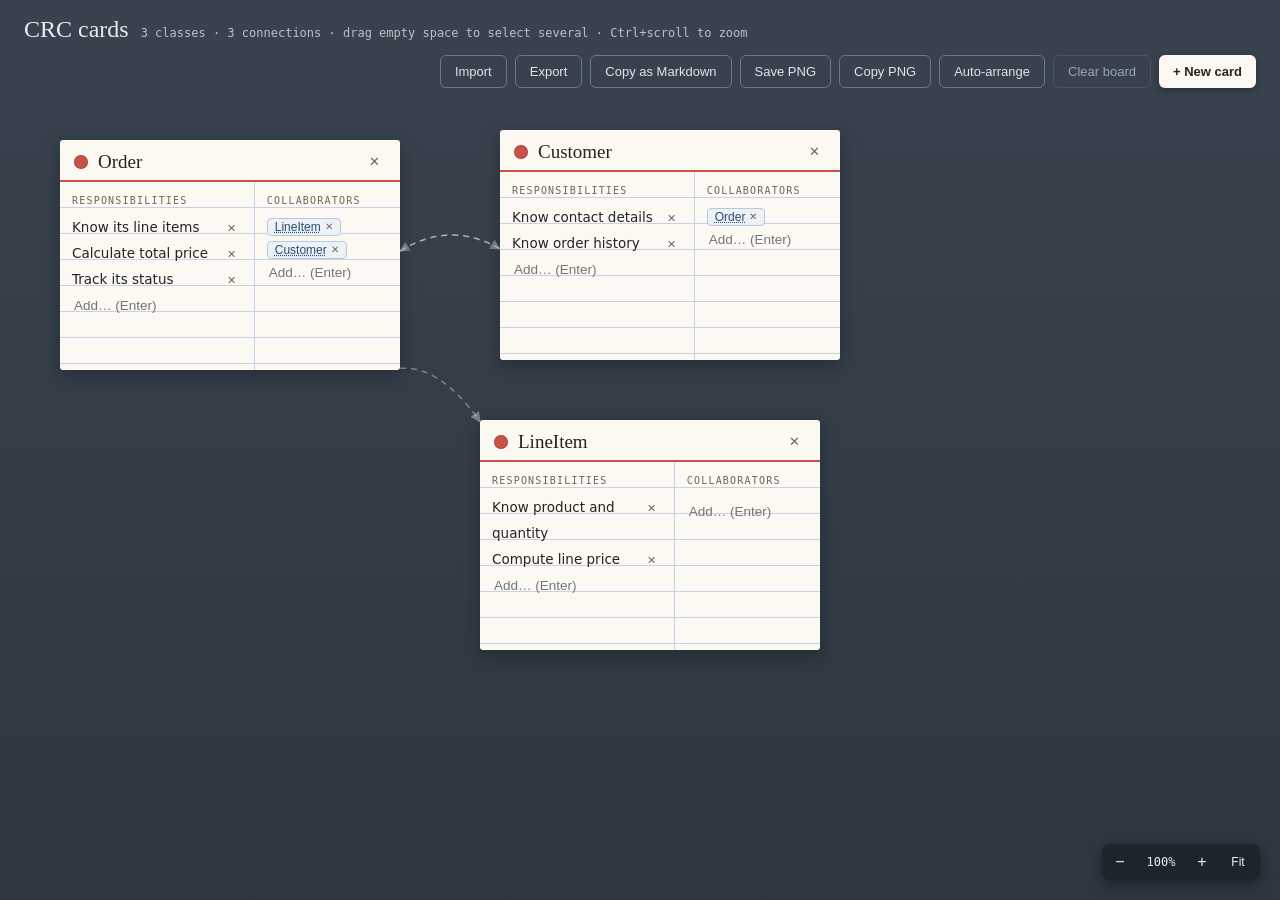
<file: public/crc-card-board.html>
<!DOCTYPE html>
<html lang="en">
<head>
<meta charset="UTF-8">
<meta name="viewport" content="width=device-width, initial-scale=1.0">
<title>CRC Cards — offline board</title>
<!-- Classification: internal · GWF Tier 0 personal prototype · runs fully offline, data stays in this browser -->
<style>
  :root {
    --desk:#39424E; --desk-edge:#2E3640; --card:#FBF9F2; --shadow:rgba(15,20,26,.35);
    --rule:#C3D3E4; --red:#CC5148; --ink:#26241F; --ink-soft:#6B675C;
    --chip-bg:#EDF2F7; --chip-bd:#B9C9DB; --btn:#2B4A73;
    --line:rgba(233,238,244,.4); --line-hot:#CC5148;
  }
  * { box-sizing:border-box; }
  html,body { margin:0; height:100%; }
  body {
    display:flex; flex-direction:column;
    background:linear-gradient(180deg,var(--desk),var(--desk-edge));
    font-family:system-ui,-apple-system,"Segoe UI",sans-serif; color:var(--ink);
    overflow:hidden;
  }
  header { display:flex; flex-wrap:wrap; align-items:baseline; gap:12px; padding:16px 24px 12px; color:#E8ECF1; flex-shrink:0; }
  header h1 { margin:0; font-family:Georgia,"Times New Roman",serif; font-weight:400; font-size:24px; }
  #stats { font-family:ui-monospace,Consolas,monospace; font-size:12px; opacity:.75; }
  .actions { margin-left:auto; display:flex; gap:8px; flex-wrap:wrap; }
  .hbtn { background:transparent; color:#DDE5EC; border:1px solid #6B7885; border-radius:6px; padding:8px 14px; font-size:13px; cursor:pointer; }
  .hbtn.subtle { color:#9AA6B2; border-color:#4A555F; }
  .hbtn.primary { background:var(--card); color:var(--ink); border:none; font-weight:600; box-shadow:0 2px 6px rgba(0,0,0,.3); }
  #scroll { flex:1; overflow:auto; position:relative; }
  #world { position:relative; transform-origin:0 0; }
  #wires { position:absolute; inset:0; pointer-events:none; }
  .crc-card {
    position:absolute; width:340px; min-height:230px; display:flex; flex-direction:column;
    background:var(--card); border-radius:3px; box-shadow:0 6px 16px var(--shadow);
    cursor:grab; user-select:none; touch-action:none;
  }
  .crc-card.sel { box-shadow:0 0 0 3px rgba(255,255,255,.9), 0 8px 20px var(--shadow); }
  .card-head { display:flex; align-items:center; gap:8px; padding:10px 14px 6px; border-bottom:2px solid var(--red); }
  .dot { width:14px; height:14px; border-radius:50%; border:1.5px solid rgba(0,0,0,.2); cursor:pointer; padding:0; flex-shrink:0; }
  .palette { display:flex; gap:8px; padding:8px 14px; border-bottom:1px solid var(--rule); background:rgba(0,0,0,.03); }
  .palette button { width:18px; height:18px; border-radius:50%; cursor:pointer; padding:0; border:1.5px solid rgba(0,0,0,.15); }
  .palette button.cur { border:2px solid #26241F; }
  .card-head input { flex:1; border:none; outline:none; background:transparent; font-family:Georgia,serif; font-size:19px; color:var(--ink); cursor:text; }
  .xbtn { border:none; background:transparent; color:var(--ink-soft); cursor:pointer; padding:2px 6px; line-height:1; }
  .cols { display:flex; flex:1; }
  .col { padding:6px 12px 12px; line-height:26px;
    background-image:repeating-linear-gradient(180deg,transparent 0,transparent 25px,var(--rule) 25px,var(--rule) 26px); }
  .col.resp { flex:1.4; } .col.coll { flex:1; }
  .divider { width:1px; background:var(--rule); }
  .eyebrow { font-family:ui-monospace,Consolas,monospace; font-size:10px; letter-spacing:.12em; text-transform:uppercase; color:var(--ink-soft); }
  .ritem { display:flex; gap:6px; font-size:13.5px; align-items:baseline; }
  .ritem span { flex:1; }
  .ritem .xbtn { font-size:11px; }
  .col input { width:100%; border:none; outline:none; background:transparent; font-size:13.5px; color:var(--ink); line-height:26px; cursor:text; }
  .warn { font-size:11.5px; color:var(--red); margin:4px 0 0; line-height:1.4; }
  .chips { display:flex; flex-wrap:wrap; gap:5px; padding-top:4px; }
  .chip { display:inline-flex; align-items:center; gap:4px; background:var(--chip-bg); border:1px solid var(--chip-bd); border-radius:4px; padding:1px 7px; font-size:12px; line-height:18px; }
  .chip .go { border:none; background:transparent; padding:0; font-size:12px; color:var(--ink-soft); cursor:default; }
  .chip .go.linked { color:var(--btn); text-decoration:underline dotted; cursor:pointer; }
  .chip .xbtn { font-size:10px; padding:0; }
  .sugg { display:flex; flex-wrap:wrap; gap:4px; }
  .sugg button { border:1px dashed var(--chip-bd); background:transparent; border-radius:4px; padding:0 7px; font-size:11.5px; color:var(--btn); cursor:pointer; line-height:18px; }
  #marquee { position:absolute; border:1.5px dashed var(--red); background:rgba(204,81,72,.08); pointer-events:none; display:none; }
  #empty { text-align:center; color:#B9C2CC; margin-top:90px; }
  #empty p.big { font-family:Georgia,serif; font-size:20px; margin:0; }
  #zoomctl { position:fixed; bottom:20px; right:20px; display:flex; align-items:center; gap:2px; background:#1E242C; border-radius:8px; box-shadow:0 4px 14px rgba(0,0,0,.4); padding:3px; }
  #zoomctl button { border:none; background:transparent; color:#EDF1F5; height:30px; border-radius:6px; cursor:pointer; }
  #zoomctl button:hover { background:#333B45; }
  .zb { width:30px; font-size:16px; } .zfit { width:38px; font-size:12px; } #zpct { width:48px; font-size:12px; font-family:ui-monospace,Consolas,monospace; }
  #toast { position:fixed; bottom:22px; left:50%; transform:translateX(-50%); background:#1E242C; color:#EDF1F5; padding:10px 18px; border-radius:8px; font-size:13px; box-shadow:0 4px 14px rgba(0,0,0,.4); display:none; }
</style>
<script src="export.js"></script>
</head>
<body>
<header>
  <h1>CRC cards</h1>
  <span id="stats"></span>
  <div class="actions">
    <input type="file" id="fileInput" accept=".json,application/json" style="display:none" aria-label="Import board file">
    <button class="hbtn" id="btnImport">Import</button>
    <button class="hbtn" id="btnExport">Export</button>
    <button class="hbtn" id="btnMd">Copy as Markdown</button>
    <button class="hbtn" id="btnPng">Save PNG</button>
    <button class="hbtn" id="btnCopyPng">Copy PNG</button>
    <button class="hbtn" id="btnArrange">Auto-arrange</button>
    <button class="hbtn subtle" id="btnClear">Clear board</button>
    <button class="hbtn primary" id="btnAdd">+ New card</button>
  </div>
</header>

<div id="scroll">
  <div id="empty" style="display:none">
    <p class="big">The desk is empty.</p>
    <p style="font-size:13px;margin-top:8px">Add a card per candidate class. Collaborator lines appear once names match.</p>
    <button class="hbtn primary" id="btnAddEmpty" style="margin-top:16px;padding:10px 20px;font-size:14px">+ First card</button>
  </div>
  <div id="sizer"><div id="world">
    <svg id="wires" xmlns="http://www.w3.org/2000/svg">
      <defs>
        <marker id="arr" viewBox="0 0 10 10" refX="9" refY="5" markerWidth="7" markerHeight="7" orient="auto-start-reverse">
          <path d="M 0 0 L 10 5 L 0 10 z" fill="rgba(233,238,244,.4)"/>
        </marker>
        <marker id="arrHot" viewBox="0 0 10 10" refX="9" refY="5" markerWidth="7" markerHeight="7" orient="auto-start-reverse">
          <path d="M 0 0 L 10 5 L 0 10 z" fill="#CC5148"/>
        </marker>
      </defs>
      <g id="wireG"></g>
    </svg>
    <div id="cardsLayer"></div>
    <div id="marquee"></div>
  </div></div>
</div>

<div id="zoomctl">
  <button class="zb" id="zOut" title="Zoom out" aria-label="Zoom out">−</button>
  <button id="zpct" title="Reset to 100%">100%</button>
  <button class="zb" id="zIn" title="Zoom in" aria-label="Zoom in">+</button>
  <button class="zfit" id="zFit" title="Fit all cards in view">Fit</button>
</div>
<div id="toast"></div>

<script>
"use strict";
const CARD_W = 340, STORE_KEY = "crc-board";
const COLORS = ["#CC5148", "#3E6FA3", "#4E8A5E", "#C98A2B", "#7C5FA8", "#6B7885"];
const uid = () => Math.random().toString(36).slice(2, 10);

let cards = [];
let selected = new Set();
let zoom = 1;
let drag = null;      // { sx, sy, z, origins:{id:{x,y}} }
let marq = null;      // { x1, y1, additive, base:Set }
let toastTimer = null, saveTimer = null;

const $ = (id) => document.getElementById(id);
const scrollEl = $("scroll"), world = $("world"), sizer = $("sizer"),
      wires = $("wires"), wireG = $("wireG"), layer = $("cardsLayer"),
      marqueeEl = $("marquee"), emptyEl = $("empty");

/* ---------- persistence (localStorage of this browser) ---------- */
function load() {
  try {
    const raw = localStorage.getItem(STORE_KEY);
    if (raw) { const p = JSON.parse(raw); if (Array.isArray(p.cards)) { cards = p.cards; return; } }
  } catch (e) {}
  cards = [
    { id: uid(), name: "Order", responsibilities: ["Know its line items", "Calculate total price", "Track its status"], collaborators: ["LineItem", "Customer"], x: 60, y: 40 },
    { id: uid(), name: "LineItem", responsibilities: ["Know product and quantity", "Compute line price"], collaborators: [], x: 480, y: 320 },
    { id: uid(), name: "Customer", responsibilities: ["Know contact details", "Know order history"], collaborators: ["Order"], x: 500, y: 30 },
  ];
}
function save() {
  clearTimeout(saveTimer);
  saveTimer = setTimeout(() => {
    try { localStorage.setItem(STORE_KEY, JSON.stringify({ cards })); } catch (e) {}
  }, 400);
}

/* ---------- helpers ---------- */
const byId = (id) => cards.find((c) => c.id === id);
const cardEl = (id) => layer.querySelector('[data-id="' + id + '"]');
const cardH = (id) => { const el = cardEl(id); return el ? el.offsetHeight : 260; };
const names = () => cards.map((c) => c.name.trim()).filter(Boolean);
const findByName = (n) => cards.find((c) => c.name.trim().toLowerCase() === n.trim().toLowerCase());
// Propagate a class rename to every collaborator reference so links survive the
// rename. Case-insensitive match; de-dupes if the new name already existed on a
// card. Returns how many cards were updated.
function renameRefs(from, to, exceptId) {
  const f = from.trim().toLowerCase();
  if (!f || f === to.trim().toLowerCase()) return 0;
  let changed = 0;
  for (const cc of cards) {
    if (cc.id === exceptId) continue;
    let hit = false;
    const seen = new Set(), out = [];
    for (const n of cc.collaborators) {
      const renamed = n.trim().toLowerCase() === f ? to : n;
      if (renamed !== n) hit = true;
      const key = renamed.trim().toLowerCase();
      if (!seen.has(key)) { seen.add(key); out.push(renamed); }
    }
    if (hit) changed++;
    cc.collaborators = out;
  }
  return changed;
}
function toast(msg) {
  const t = $("toast"); t.textContent = msg; t.style.display = "block";
  clearTimeout(toastTimer); toastTimer = setTimeout(() => (t.style.display = "none"), 2200);
}
function boardCoords(e) {
  const r = scrollEl.getBoundingClientRect();
  return { x: (e.clientX - r.left + scrollEl.scrollLeft) / zoom, y: (e.clientY - r.top + scrollEl.scrollTop) / zoom };
}
function autoLayout() {
  const cols = Math.max(1, Math.ceil(Math.sqrt(cards.length)));
  cards.forEach((c, i) => { c.x = 50 + (i % cols) * (CARD_W + 90); c.y = 40 + Math.floor(i / cols) * 330; });
}

/* ---------- rendering ---------- */
function render(refocus) {
  emptyEl.style.display = cards.length ? "none" : "block";
  sizer.style.display = cards.length ? "block" : "none";
  layer.innerHTML = "";
  for (const c of cards) layer.appendChild(buildCard(c));
  layoutWorld();
  renderLines();
  updateStats();
  save();
  if (refocus) {
    const el = cardEl(refocus.id);
    const inp = el && el.querySelector('input[data-role="' + refocus.role + '"]');
    if (inp) inp.focus();
  }
}
function layoutWorld() {
  const w = Math.max(1200, ...cards.map((c) => c.x + CARD_W + 120), 0);
  const h = Math.max(700, ...cards.map((c) => c.y + cardH(c.id) + 120), 0);
  world.style.width = w + "px"; world.style.height = h + "px";
  world.style.transform = "scale(" + zoom + ")";
  sizer.style.width = w * zoom + "px"; sizer.style.height = h * zoom + "px";
  wires.setAttribute("width", w); wires.setAttribute("height", h);
  $("zpct").textContent = Math.round(zoom * 100) + "%";
}
function renderLines() {
  wireG.innerHTML = "";
  let count = 0;
  const center = (c) => ({ cx: c.x + CARD_W / 2, cy: c.y + cardH(c.id) / 2 });
  const edge = (from, to) => {
    const w = CARD_W / 2, h = cardH(from.id) / 2, a = center(from), b = center(to);
    const dx = b.cx - a.cx, dy = b.cy - a.cy;
    if (!dx && !dy) return { x: a.cx, y: a.cy };
    const s = Math.min(Math.abs(w / (dx || 1e-6)), Math.abs(h / (dy || 1e-6)));
    return { x: a.cx + dx * s, y: a.cy + dy * s };
  };
  for (const c of cards) for (const n of c.collaborators) {
    const t = findByName(n);
    if (!t || t.id === c.id) continue;
    count++;
    const hot = selected.has(c.id) || selected.has(t.id);
    const a = edge(c, t), b = edge(t, c);
    const mx = (a.x + b.x) / 2, my = (a.y + b.y) / 2 - 30;
    const p = document.createElementNS("http://www.w3.org/2000/svg", "path");
    p.setAttribute("d", "M " + a.x + " " + a.y + " Q " + mx + " " + my + " " + b.x + " " + b.y);
    p.setAttribute("fill", "none");
    p.setAttribute("stroke", hot ? "#CC5148" : "rgba(233,238,244,.4)");
    p.setAttribute("stroke-width", hot ? 2.5 : 1.5);
    if (!hot) p.setAttribute("stroke-dasharray", "6 5");
    p.setAttribute("marker-end", hot ? "url(#arrHot)" : "url(#arr)");
    wireG.appendChild(p);
  }
  wireG.dataset.count = count;
  updateStats();
}
function updateStats() {
  const n = cards.length, l = Number(wireG.dataset.count || 0);
  $("stats").textContent = n + (n === 1 ? " class" : " classes") + " · " + l + (l === 1 ? " connection" : " connections")
    + (selected.size > 1 ? " · " + selected.size + " selected" : "")
    + " · drag empty space to select several · Ctrl+scroll to zoom";
}
function applySelection() {
  layer.querySelectorAll(".crc-card").forEach((el) => el.classList.toggle("sel", selected.has(el.dataset.id)));
  renderLines();
}

/* ---------- card DOM ---------- */
function buildCard(c) {
  const root = document.createElement("div");
  root.className = "crc-card" + (selected.has(c.id) ? " sel" : "");
  root.dataset.id = c.id;
  root.style.left = c.x + "px"; root.style.top = c.y + "px";

  const head = document.createElement("div"); head.className = "card-head";
  const col = c.color || COLORS[0];
  head.style.borderBottomColor = col;
  const dot = document.createElement("button");
  dot.className = "dot"; dot.style.background = col;
  dot.title = "Card color"; dot.setAttribute("aria-label", "Change card color");
  const palette = document.createElement("div");
  palette.className = "palette"; palette.style.display = "none";
  COLORS.forEach((pc) => {
    const b = document.createElement("button");
    b.style.background = pc;
    if (pc === col) b.className = "cur";
    b.setAttribute("aria-label", "Set card color " + pc);
    b.addEventListener("click", () => { c.color = pc; render(); });
    palette.appendChild(b);
  });
  dot.addEventListener("click", () => {
    palette.style.display = palette.style.display === "none" ? "flex" : "none";
  });
  const nameIn = document.createElement("input");
  nameIn.value = c.name; nameIn.placeholder = "Class name"; nameIn.setAttribute("aria-label", "Class name");
  // Snapshot the name when editing starts so a commit can rewrite references.
  let nameBefore = c.name;
  nameIn.addEventListener("focus", () => { nameBefore = c.name; });
  nameIn.addEventListener("input", () => { c.name = nameIn.value; save(); });
  nameIn.addEventListener("change", () => {
    const from = nameBefore, to = c.name.trim();
    if (to) {
      const n = renameRefs(from, to, c.id);
      if (n) toast("Updated " + n + (n === 1 ? " link to “" : " links to “") + to + "”");
    }
    nameBefore = c.name;
    render();
  });
  const del = document.createElement("button"); del.className = "xbtn"; del.textContent = "✕"; del.title = "Remove card";
  del.addEventListener("click", () => { cards = cards.filter((x) => x.id !== c.id); selected.delete(c.id); render(); });
  head.append(dot, nameIn, del);

  const cols = document.createElement("div"); cols.className = "cols";
  const resp = document.createElement("div"); resp.className = "col resp";
  resp.innerHTML = '<div class="eyebrow">Responsibilities</div>';
  c.responsibilities.forEach((r, i) => {
    const row = document.createElement("div"); row.className = "ritem";
    const sp = document.createElement("span"); sp.textContent = r;
    const x = document.createElement("button"); x.className = "xbtn"; x.textContent = "✕"; x.setAttribute("aria-label", "Remove responsibility");
    x.addEventListener("click", () => { c.responsibilities.splice(i, 1); render(); });
    row.append(sp, x); resp.appendChild(row);
  });
  const rIn = document.createElement("input");
  rIn.placeholder = "Add… (Enter)"; rIn.dataset.role = "resp"; rIn.setAttribute("aria-label", "Add responsibility");
  const commitR = (refocus) => { const v = rIn.value.trim(); if (!v) return; c.responsibilities.push(v); render(refocus ? { id: c.id, role: "resp" } : null); };
  rIn.addEventListener("keydown", (e) => { if (e.key === "Enter") commitR(true); });
  rIn.addEventListener("blur", () => commitR(false));
  resp.appendChild(rIn);
  if (c.responsibilities.length > 4) {
    const w = document.createElement("p"); w.className = "warn";
    w.textContent = "Getting crowded — a card this full often hides two classes.";
    resp.appendChild(w);
  }

  const divider = document.createElement("div"); divider.className = "divider";

  const coll = document.createElement("div"); coll.className = "col coll";
  coll.innerHTML = '<div class="eyebrow">Collaborators</div>';
  const chips = document.createElement("div"); chips.className = "chips";
  c.collaborators.forEach((n) => {
    const chip = document.createElement("span"); chip.className = "chip";
    const linked = !!findByName(n);
    const go = document.createElement("button"); go.className = "go" + (linked ? " linked" : "");
    go.textContent = n;
    go.title = linked ? "Go to card" : "No card with this name yet — the line appears once one exists";
    if (linked) go.addEventListener("click", () => jumpTo(n));
    const x = document.createElement("button"); x.className = "xbtn"; x.textContent = "✕"; x.setAttribute("aria-label", "Remove collaborator");
    x.addEventListener("click", () => { c.collaborators = c.collaborators.filter((y) => y !== n); render(); });
    chip.append(go, x); chips.appendChild(chip);
  });
  coll.appendChild(chips);
  const cIn = document.createElement("input");
  cIn.placeholder = "Add… (Enter)"; cIn.dataset.role = "coll"; cIn.setAttribute("aria-label", "Add collaborator");
  const sugg = document.createElement("div"); sugg.className = "sugg";
  const commitC = (val, refocus) => {
    const v = (val != null ? val : cIn.value).trim();
    if (!v || c.collaborators.includes(v)) { cIn.value = ""; sugg.innerHTML = ""; return; }
    c.collaborators.push(v); cIn.value = "";
    render(refocus ? { id: c.id, role: "coll" } : null);
  };
  cIn.addEventListener("keydown", (e) => { if (e.key === "Enter") commitC(null, true); });
  cIn.addEventListener("input", () => {
    sugg.innerHTML = "";
    const q = cIn.value.trim().toLowerCase();
    if (!q) return;
    names()
      .filter((n) => n.toLowerCase() !== c.name.trim().toLowerCase() && !c.collaborators.includes(n) && n.toLowerCase().startsWith(q))
      .slice(0, 4)
      .forEach((n) => {
        const b = document.createElement("button"); b.textContent = n;
        b.addEventListener("pointerdown", (e) => e.preventDefault()); // keep focus
        b.addEventListener("click", () => commitC(n, true));
        sugg.appendChild(b);
      });
  });
  coll.append(cIn, sugg);

  cols.append(resp, divider, coll);
  root.append(head, palette, cols);

  /* drag start (multi-select aware) */
  root.addEventListener("pointerdown", (e) => {
    if (e.target.closest("input, button")) return;
    const additive = e.shiftKey || e.ctrlKey || e.metaKey;
    if (additive) { selected.has(c.id) ? selected.delete(c.id) : selected.add(c.id); }
    else if (!selected.has(c.id)) { selected = new Set([c.id]); }
    applySelection();
    if (!selected.has(c.id)) return;
    const origins = {};
    for (const cc of cards) if (selected.has(cc.id)) origins[cc.id] = { x: cc.x, y: cc.y };
    drag = { sx: e.clientX, sy: e.clientY, z: zoom, origins };
    e.preventDefault();
  });

  return root;
}

function jumpTo(n) {
  const t = findByName(n);
  if (!t) return;
  selected = new Set([t.id]); applySelection();
  scrollEl.scrollTo({ left: Math.max(0, t.x * zoom - 100), top: Math.max(0, t.y * zoom - 100), behavior: "smooth" });
}

/* ---------- global pointer handling (drag + marquee) ---------- */
world.addEventListener("pointerdown", (e) => {
  if (e.target !== world && e.target !== wires && !wires.contains(e.target)) return;
  const p = boardCoords(e);
  marq = { x1: p.x, y1: p.y, additive: e.shiftKey, base: new Set(e.shiftKey ? selected : []) };
  if (!e.shiftKey) { selected = new Set(); applySelection(); }
});
window.addEventListener("pointermove", (e) => {
  if (drag) {
    const dx = (e.clientX - drag.sx) / drag.z, dy = (e.clientY - drag.sy) / drag.z;
    for (const id in drag.origins) {
      const c = byId(id); if (!c) continue;
      c.x = Math.max(0, drag.origins[id].x + dx);
      c.y = Math.max(0, drag.origins[id].y + dy);
      const el = cardEl(id); if (el) { el.style.left = c.x + "px"; el.style.top = c.y + "px"; }
    }
    renderLines();
  } else if (marq) {
    const p = boardCoords(e);
    const minx = Math.min(marq.x1, p.x), maxx = Math.max(marq.x1, p.x);
    const miny = Math.min(marq.y1, p.y), maxy = Math.max(marq.y1, p.y);
    Object.assign(marqueeEl.style, { display: "block", left: minx + "px", top: miny + "px", width: (maxx - minx) + "px", height: (maxy - miny) + "px" });
    selected = new Set(marq.base);
    for (const c of cards)
      if (c.x < maxx && c.x + CARD_W > minx && c.y < maxy && c.y + cardH(c.id) > miny) selected.add(c.id);
    applySelection();
  }
});
window.addEventListener("pointerup", () => {
  if (drag) { layoutWorld(); save(); }
  drag = null; marq = null; marqueeEl.style.display = "none";
});

/* ---------- zoom ---------- */
const clampZoom = (z) => Math.min(1.5, Math.max(0.3, z));
function setZoom(z) { zoom = clampZoom(z); layoutWorld(); }
$("zIn").addEventListener("click", () => setZoom(zoom * 1.15));
$("zOut").addEventListener("click", () => setZoom(zoom / 1.15));
$("zpct").addEventListener("click", () => setZoom(1));
$("zFit").addEventListener("click", () => {
  if (!cards.length) return;
  const maxX = Math.max(...cards.map((c) => c.x + CARD_W)) + 60;
  const maxY = Math.max(...cards.map((c) => c.y + cardH(c.id))) + 60;
  setZoom(Math.min(scrollEl.clientWidth / maxX, scrollEl.clientHeight / maxY, 1));
  scrollEl.scrollTo({ left: 0, top: 0 });
});
scrollEl.addEventListener("wheel", (e) => {
  if (!e.ctrlKey && !e.metaKey) return;
  e.preventDefault();
  setZoom(zoom * (e.deltaY < 0 ? 1.08 : 0.92));
}, { passive: false });

/* ---------- toolbar ---------- */
function addCard() {
  const c = {
    id: uid(), name: "", responsibilities: [], collaborators: [],
    x: scrollEl.scrollLeft / zoom + 80 + (cards.length % 3) * 40,
    y: scrollEl.scrollTop / zoom + 60 + (cards.length % 3) * 40,
  };
  cards.push(c); selected = new Set([c.id]);
  render();
  const el = cardEl(c.id); if (el) el.querySelector("input").focus();
}
$("btnAdd").addEventListener("click", addCard);
$("btnAddEmpty").addEventListener("click", addCard);
$("btnArrange").addEventListener("click", () => { autoLayout(); render(); });
$("btnClear").addEventListener("click", () => {
  if (cards.length && !confirm("Remove all cards?")) return;
  cards = []; selected = new Set(); render();
});
$("btnMd").addEventListener("click", async () => {
  const md = cards.map((c) => {
    const r = c.responsibilities.map((x) => "- " + x).join("\n") || "- (none yet)";
    return "## " + (c.name || "Unnamed class") + "\n\n**Responsibilities**\n" + r + "\n\n**Collaborators:** " + (c.collaborators.join(", ") || "(none)") + "\n";
  }).join("\n");
  try { await navigator.clipboard.writeText("# CRC cards\n\nClassification: internal\n\n" + md); toast("Copied as Markdown"); }
  catch (e) { toast("Copy failed — try again"); }
});
// Rasterise the board at 1:1 (ignoring the current zoom) with the desk colour.
async function boardPng() {
  if (!window.MentorExport) { toast("Export helper not loaded"); return null; }
  if (!cards.length) { toast("Board is empty"); return null; }
  const prev = world.style.transform;
  world.style.transform = "none";
  try { return await MentorExport._nodeToBlob(world, { bg: "#39424E", pad: 32 }); }
  finally { world.style.transform = prev; }
}
$("btnPng").addEventListener("click", async () => {
  const blob = await boardPng();
  if (blob) { MentorExport._saveBlob(blob, "crc-board.png"); toast("Saved crc-board.png"); }
  else if (cards.length) toast("Could not render PNG");
});
$("btnCopyPng").addEventListener("click", async () => {
  const blob = await boardPng();
  if (!blob) return;
  try {
    if (!window.ClipboardItem) throw 0;
    await navigator.clipboard.write([new ClipboardItem({ "image/png": blob })]);
    toast("PNG copied to clipboard");
  } catch (e) { toast("Clipboard blocked — use Save PNG"); }
});
$("btnExport").addEventListener("click", async () => {
  const data = JSON.stringify({ format: "crc-board", version: 1, exported: new Date().toISOString(), classification: "internal", cards }, null, 2);
  try {
    const url = URL.createObjectURL(new Blob([data], { type: "application/json" }));
    const a = document.createElement("a");
    a.href = url; a.download = "crc-board.json";
    document.body.appendChild(a);
    a.click();
    a.remove();
    setTimeout(() => URL.revokeObjectURL(url), 1000);
    toast("Exported crc-board.json — check your Downloads folder");
  } catch (e) {
    try { await navigator.clipboard.writeText(data); toast("Download blocked — JSON copied to clipboard instead"); }
    catch (e2) { toast("Export failed in this browser"); }
  }
});
$("btnImport").addEventListener("click", () => $("fileInput").click());
$("fileInput").addEventListener("change", (e) => {
  const file = e.target.files && e.target.files[0];
  if (!file) return;
  const reader = new FileReader();
  reader.onload = () => {
    try {
      const parsed = JSON.parse(reader.result);
      const list = Array.isArray(parsed) ? parsed : parsed.cards;
      if (!Array.isArray(list)) throw new Error("no cards");
      const clean = list.map((c) => ({
        id: typeof c.id === "string" ? c.id : uid(),
        name: typeof c.name === "string" ? c.name : "",
        responsibilities: Array.isArray(c.responsibilities) ? c.responsibilities.filter((x) => typeof x === "string") : [],
        collaborators: Array.isArray(c.collaborators) ? c.collaborators.filter((x) => typeof x === "string") : [],
        color: typeof c.color === "string" ? c.color : undefined,
        x: typeof c.x === "number" ? c.x : undefined,
        y: typeof c.y === "number" ? c.y : undefined,
      }));
      if (cards.length && !confirm("Replace the current " + cards.length + " card(s) with " + clean.length + " imported card(s)?")) { e.target.value = ""; return; }
      cards = clean;
      if (cards.some((c) => typeof c.x !== "number")) autoLayout();
      selected = new Set();
      render();
      toast("Imported " + cards.length + " card" + (cards.length === 1 ? "" : "s"));
    } catch (err) { toast("Import failed — not a valid CRC board file"); }
    e.target.value = "";
  };
  reader.readAsText(file);
});

/* ---------- go ---------- */
load();
render();
</script>
</body>
</html>
</file>
